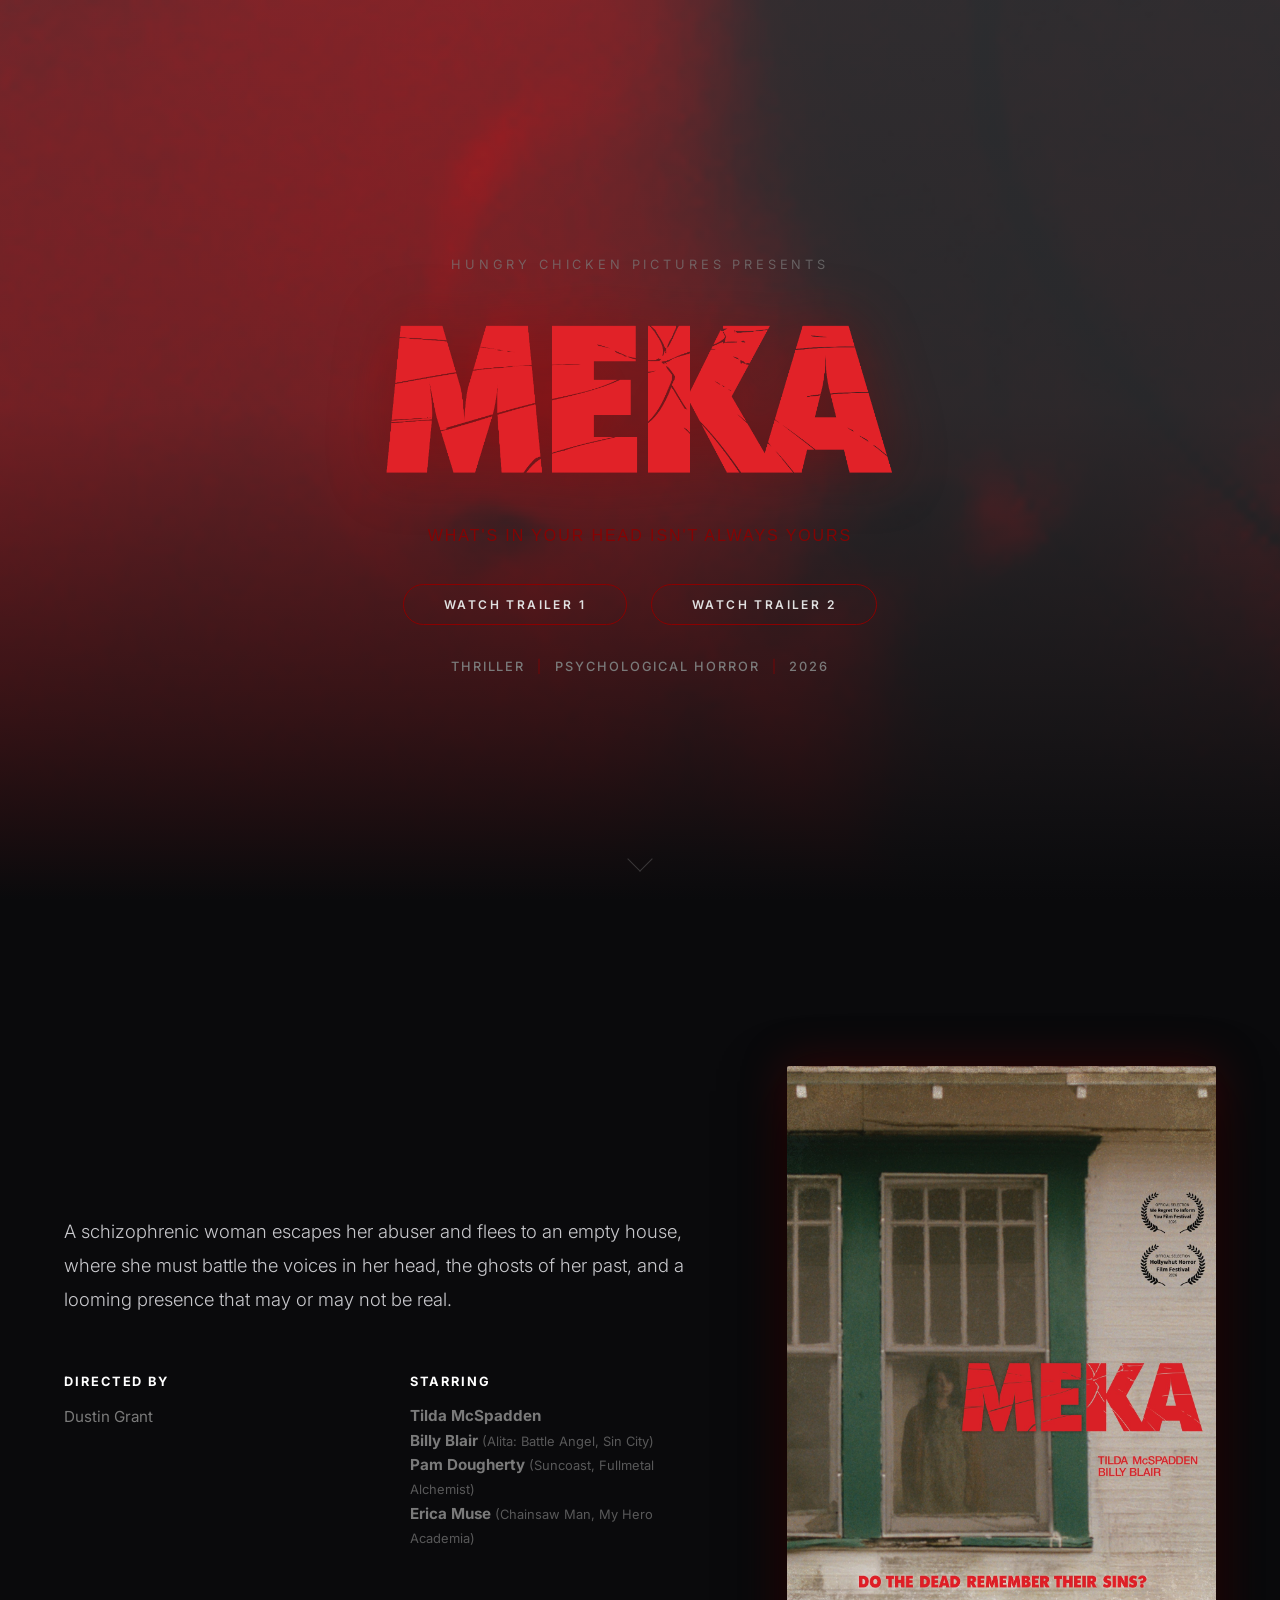
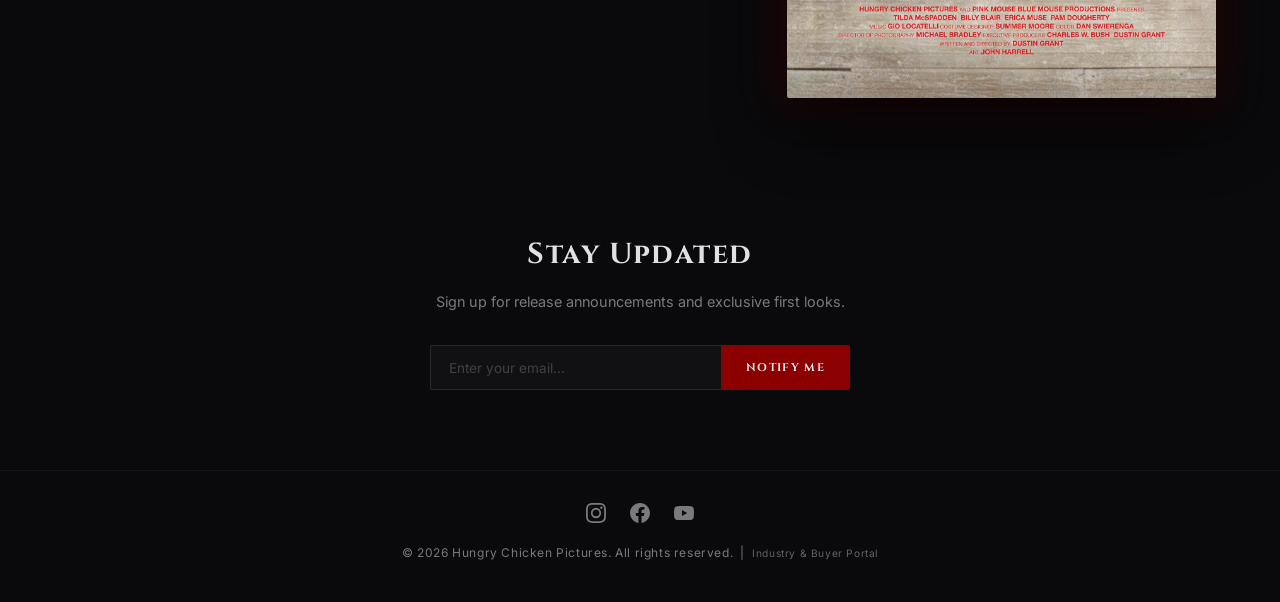
<file: index.html>
<!DOCTYPE html>
<html lang="en">
<head>
    <meta charset="UTF-8">
    <meta name="viewport" content="width=device-width, initial-scale=1.0">
    <title>MEKA — A Psychological Horror Film</title>
    <meta name="description" content="A schizophrenic woman escapes her abuser and flees to an empty house, where she must battle the voices in her head, the ghosts of her past, and a looming presence that may or may not be real.">
    <meta property="og:title" content="MEKA — A Psychological Horror Film">
    <meta property="og:description" content="A schizophrenic woman escapes her abuser and flees to an empty house, where she must battle the voices in her head and a looming presence that may or may not be real.">
    <meta property="og:image" content="assets/poster.jpg">
    <meta property="og:type" content="website">
    <meta name="twitter:card" content="summary_large_image">
    
    <!-- Google Fonts -->
    <link rel="preconnect" href="https://fonts.googleapis.com">
    <link rel="preconnect" href="https://fonts.gstatic.com" crossorigin>
    <link href="https://fonts.googleapis.com/css2?family=Cinzel:wght@400;700;900&family=Inter:wght@300;400;500;600&display=swap" rel="stylesheet">
    
    <!-- Custom CSS -->
    <link rel="stylesheet" href="css/styles.css">
</head>
<body>
    
    <main>
        <!-- Hero Section -->
        <section class="hero" id="hero">
            <div class="hero-video-bg">
                <iframe 
                    id="bg-video"
                    src="https://www.youtube.com/embed/63HkKOAqlyQ?enablejsapi=1&autoplay=1&mute=1&controls=0&showinfo=0&rel=0&iv_load_policy=3&modestbranding=1&cc_load_policy=0" 
                    frameborder="0" 
                    allow="autoplay; encrypted-media" 
                    allowfullscreen
                ></iframe>
            </div>
            <div class="hero-overlay"></div>
            <div class="hero-content fade-in-up">
                <p class="presents">Hungry Chicken Pictures presents</p>
                <img src="assets/title-treatment.png?v=2" alt="MEKA" class="title-treatment">
                <p class="tagline">What's in your head isn't always yours</p>
                <div class="hero-cta">
                    <button class="btn-trailer" id="trailerBtn1">
                        Watch Trailer 1
                    </button>
                    <button class="btn-trailer" id="trailerBtn2">
                        Watch Trailer 2
                    </button>
                </div>
                <div class="hero-meta">
                    <span>Thriller</span>
                    <span class="meta-divider">|</span>
                    <span>Psychological Horror</span>
                    <span class="meta-divider">|</span>
                    <span>2026</span>
                </div>
            </div>
            <div class="scroll-indicator">
                <span></span>
            </div>
        </section>

        <!-- Fullscreen Split Poster & Details Section -->
        <section class="split-slide-section" id="details-slide">
            <div class="split-slide-container reveal">
                <!-- Left: Synopsis & Credits Data -->
                <div class="split-slide-data">
                    <div class="data-story">
                        <p class="story-synopsis">
                            A schizophrenic woman escapes her abuser and flees to an empty house, where she must battle the voices in her head, the ghosts of her past, and a looming presence that may or may not be real.
                        </p>
                    </div>
                    <div class="data-credits">
                        <div class="credit-block">
                            <h4 class="credit-title">Directed by</h4>
                            <p class="credit-names">Dustin Grant</p>
                        </div>
                        <div class="credit-block">
                            <h4 class="credit-title">Starring</h4>
                            <p class="credit-names" style="line-height: 1.6;">
                                <strong>Tilda McSpadden</strong><br>
                                <strong>Billy Blair</strong> <span style="font-size: 0.85em; opacity: 0.7;">(Alita: Battle Angel, Sin City)</span><br>
                                <strong>Pam Dougherty</strong> <span style="font-size: 0.85em; opacity: 0.7;">(Suncoast, Fullmetal Alchemist)</span><br>
                                <strong>Erica Muse</strong> <span style="font-size: 0.85em; opacity: 0.7;">(Chainsaw Man, My Hero Academia)</span>
                            </p>
                        </div>
                    </div>
                </div>

                <!-- Right: Poster Asset -->
                <div class="split-slide-poster">
                    <img src="assets/poster.jpg?v=4" alt="MEKA Movie Poster - Official Selection" class="poster-image-split" loading="lazy">
                </div>
            </div>
        </section>
        
        <!-- Subscribe Section -->
        <section class="subscribe" id="subscribe">
            <div class="subscribe-container reveal">
                <h2>Stay Updated</h2>
                <p>Sign up for release announcements and exclusive first looks.</p>
                <form class="subscribe-form" id="subscribeForm">
                    <input type="email" id="emailInput" placeholder="Enter your email..." required>
                    <button type="submit">Notify Me</button>
                </form>
                <p class="success-msg" id="successMsg">You're on the list. We'll be in touch.</p>
            </div>
        </section>
    </main>

    <footer>
        <div class="footer-socials">
            <a href="https://www.instagram.com/mekaofficialmovie?utm_source=qr" target="_blank" rel="noopener" aria-label="Instagram">
                <svg viewBox="0 0 24 24" fill="currentColor" width="20" height="20"><path d="M12 2.163c3.204 0 3.584.012 4.85.07 3.252.148 4.771 1.691 4.919 4.919.058 1.265.069 1.645.069 4.849 0 3.205-.012 3.584-.069 4.849-.149 3.225-1.664 4.771-4.919 4.919-1.266.058-1.644.07-4.85.07-3.204 0-3.584-.012-4.849-.07-3.26-.149-4.771-1.699-4.919-4.92-.058-1.265-.07-1.644-.07-4.849 0-3.204.013-3.583.07-4.849.149-3.227 1.664-4.771 4.919-4.919 1.266-.057 1.645-.069 4.849-.069zM12 0C8.741 0 8.333.014 7.053.072 2.695.272.273 2.69.073 7.052.014 8.333 0 8.741 0 12c0 3.259.014 3.668.072 4.948.2 4.358 2.618 6.78 6.98 6.98C8.333 23.986 8.741 24 12 24c3.259 0 3.668-.014 4.948-.072 4.354-.2 6.782-2.618 6.979-6.98.059-1.28.073-1.689.073-4.948 0-3.259-.014-3.667-.072-4.947-.196-4.354-2.617-6.78-6.979-6.98C15.668.014 15.259 0 12 0zm0 5.838a6.162 6.162 0 100 12.324 6.162 6.162 0 000-12.324zM12 16a4 4 0 110-8 4 4 0 010 8zm6.406-11.845a1.44 1.44 0 100 2.881 1.44 1.44 0 000-2.881z"/></svg>
            </a>
            <a href="https://www.facebook.com/people/MEKA-Official-Movie/61591531212427/?mibextid=wwXIfr&rdid=2gxIzMBJIU5GJ3uj&share_url=https%3A%2F%2Fwww.facebook.com%2Fshare%2F1bv1P7qJ4z%2F%3Fmibextid%3DwwXIfr" target="_blank" rel="noopener" aria-label="Facebook">
                <svg viewBox="0 0 24 24" fill="currentColor" width="20" height="20"><path d="M24 12.073c0-6.627-5.373-12-12-12s-12 5.373-12 12c0 5.99 4.388 10.954 10.125 11.854v-8.385H7.078v-3.47h3.047V9.43c0-3.007 1.792-4.669 4.533-4.669 1.312 0 2.686.235 2.686.235v2.953H15.83c-1.491 0-1.956.925-1.956 1.874v2.25h3.328l-.532 3.47h-2.796v8.385C19.612 23.027 24 18.062 24 12.073z"/></svg>
            </a>
            <a href="https://youtu.be/63HkKOAqlyQ?si=Aku9dg5zl_aK6a3C" target="_blank" rel="noopener" aria-label="YouTube">
                <svg viewBox="0 0 24 24" fill="currentColor" width="20" height="20"><path d="M23.498 6.186a3.016 3.016 0 00-2.122-2.136C19.505 3.545 12 3.545 12 3.545s-7.505 0-9.377.505A3.017 3.017 0 00.502 6.186C0 8.07 0 12 0 12s0 3.93.502 5.814a3.016 3.016 0 002.122 2.136c1.871.505 9.376.505 9.376.505s7.505 0 9.377-.505a3.015 3.015 0 002.122-2.136C24 15.93 24 12 24 12s0-3.93-.502-5.814zM9.545 15.568V8.432L15.818 12l-6.273 3.568z"/></svg>
            </a>
        </div>
        <p>&copy; 2026 Hungry Chicken Pictures. All rights reserved. &nbsp;|&nbsp; <a href="screening.html" style="color: var(--color-text-muted); text-decoration: none; font-size: 0.85em; transition: color 0.3s; opacity: 0.8;" onmouseover="this.style.color='#ff9999'" onmouseout="this.style.color='var(--color-text-muted)'">Industry & Buyer Portal</a></p>
    </footer>

    <!-- Trailer Modal -->
    <div class="trailer-modal" id="trailerModal">
        <div class="trailer-modal-overlay" id="trailerModalOverlay"></div>
        <div class="trailer-modal-content">
            <button class="trailer-modal-close" id="trailerModalClose" aria-label="Close trailer">&times;</button>
            <div class="trailer-modal-wrapper">
                <iframe 
                    id="trailerModalIframe"
                    src="" 
                    title="MEKA — Official Trailer" 
                    frameborder="0" 
                    allow="accelerometer; autoplay; clipboard-write; encrypted-media; gyroscope; picture-in-picture; web-share" 
                    allowfullscreen
                ></iframe>
            </div>
        </div>
    </div>

    <!-- Custom JS -->
    <script src="js/main.js"></script>
</body>
</html>
</file>
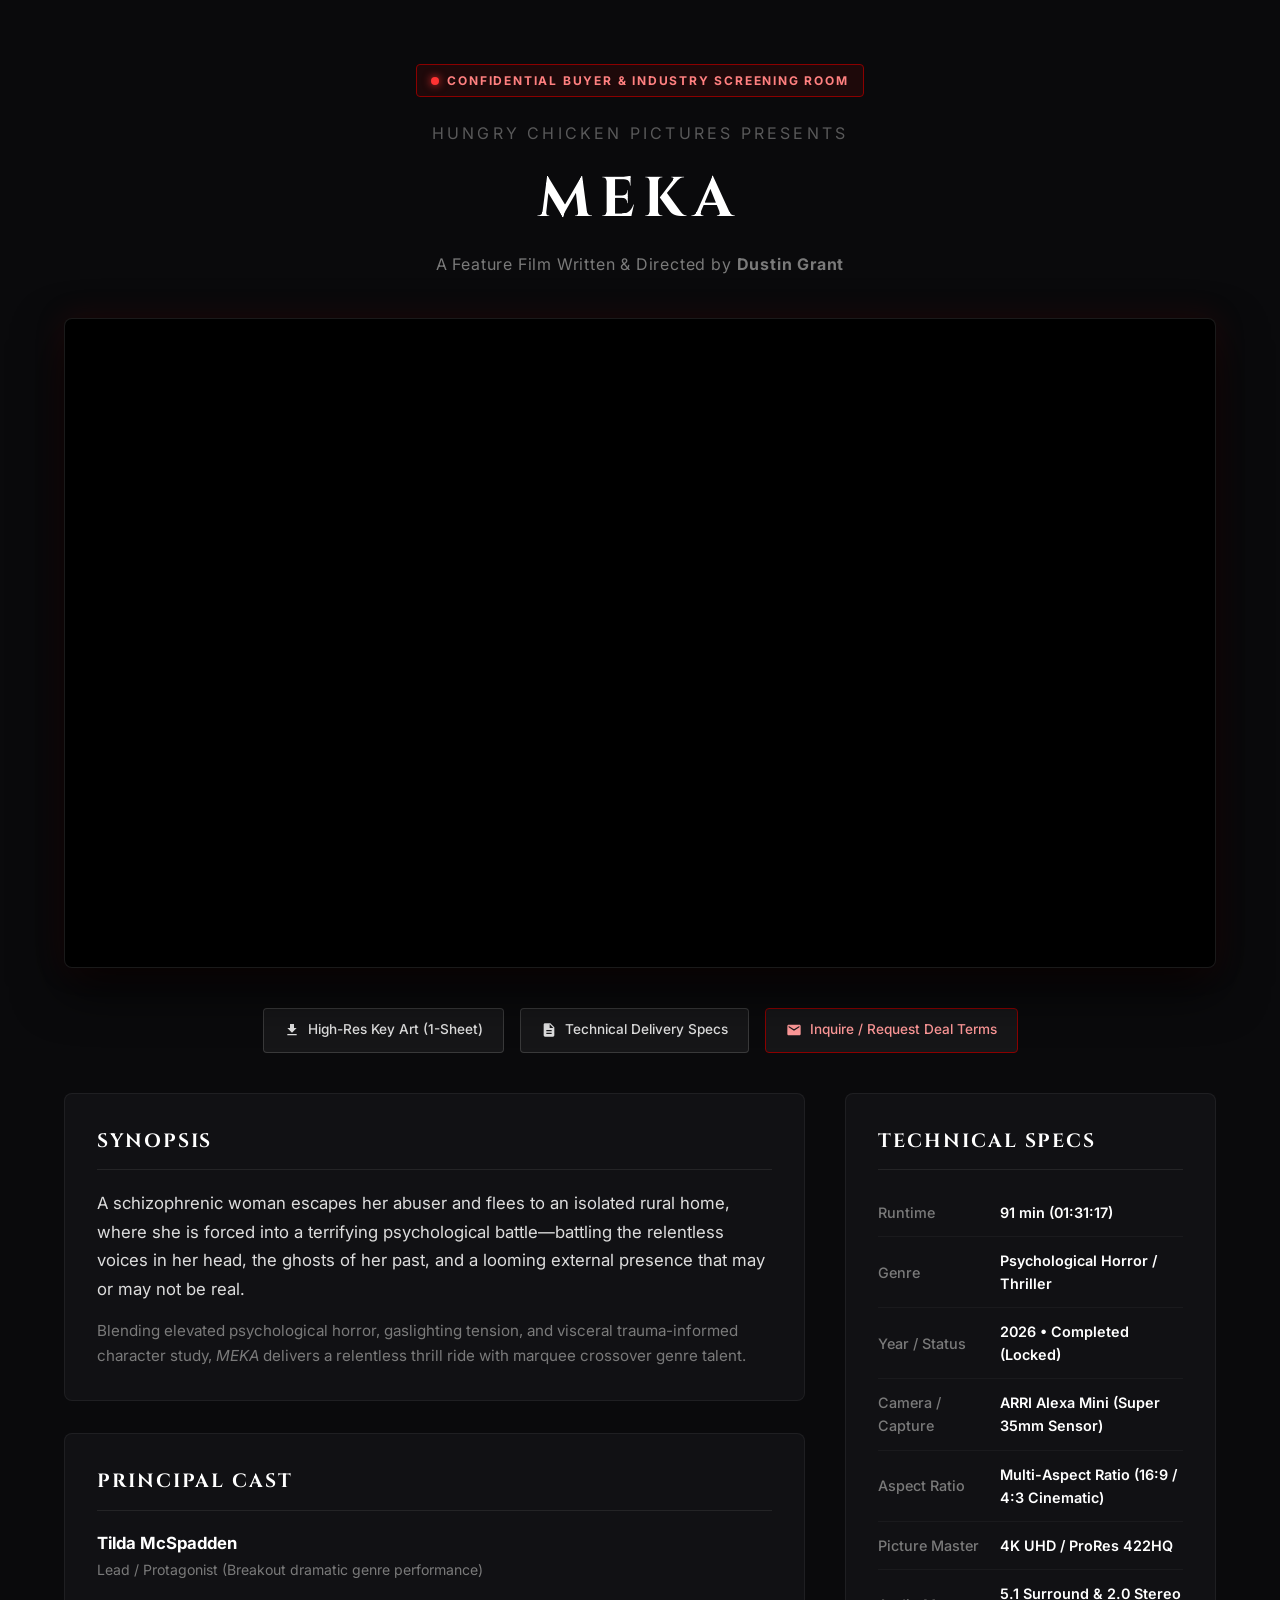
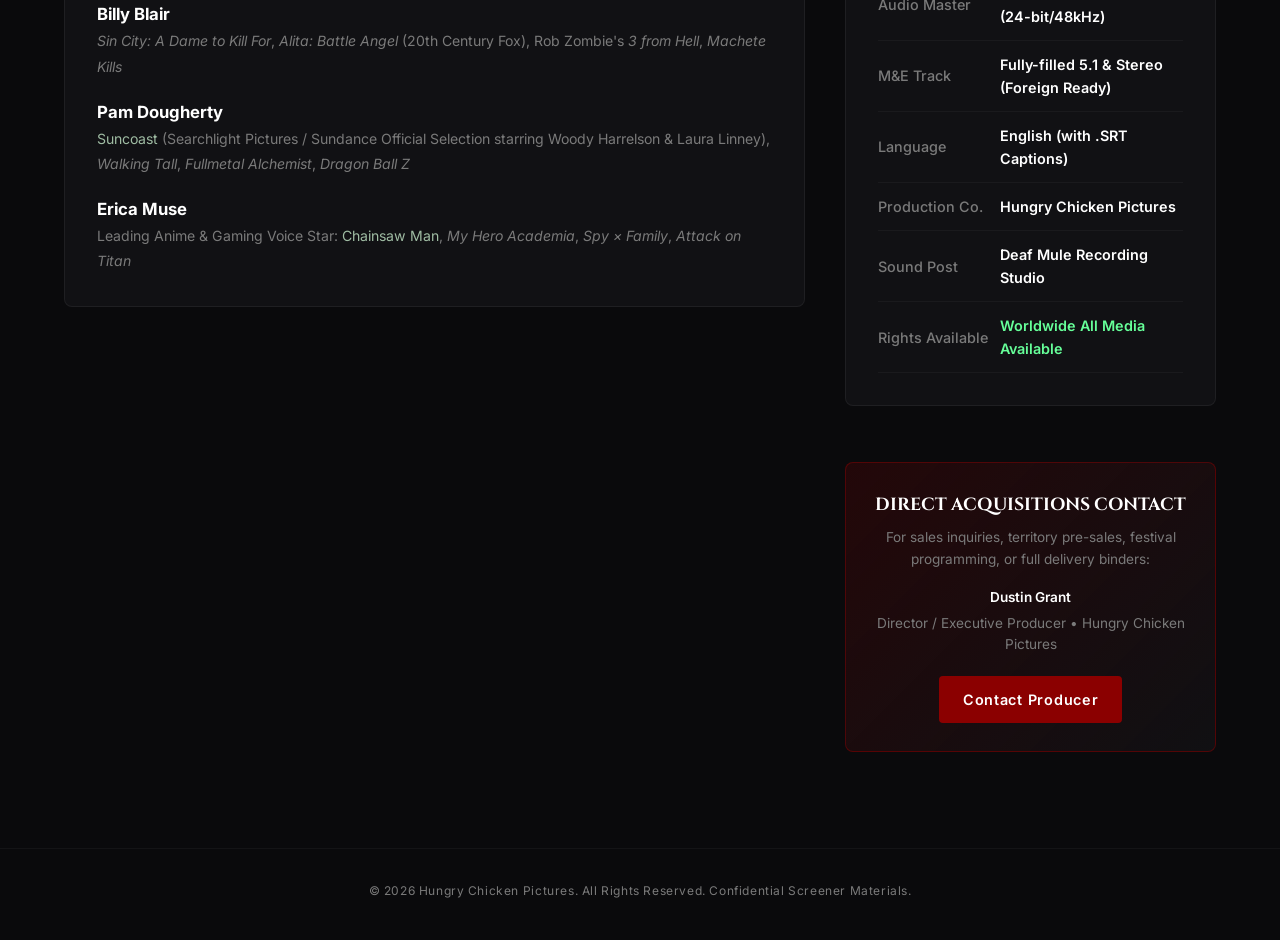
<file: screening.html>
<!DOCTYPE html>
<html lang="en">
<head>
    <meta charset="UTF-8">
    <meta name="viewport" content="width=device-width, initial-scale=1.0">
    <title>MEKA — Confidential Industry & Buyer Screening</title>
    <meta name="robots" content="noindex, nofollow, noarchive">
    
    <!-- Google Fonts -->
    <link rel="preconnect" href="https://fonts.googleapis.com">
    <link rel="preconnect" href="https://fonts.gstatic.com" crossorigin>
    <link href="https://fonts.googleapis.com/css2?family=Cinzel:wght@400;700;900&family=Inter:wght@300;400;500;600;700&display=swap" rel="stylesheet">
    
    <!-- Custom CSS -->
    <link rel="stylesheet" href="css/styles.css">
    <style>
        .screening-hero {
            padding: 4rem 1.5rem 2rem;
            max-width: 1200px;
            margin: 0 auto;
        }

        .confidential-badge {
            display: inline-flex;
            align-items: center;
            gap: 8px;
            padding: 6px 14px;
            background: rgba(139, 0, 0, 0.15);
            border: 1px solid var(--color-crimson);
            border-radius: 4px;
            color: #ff8080;
            font-size: 0.75rem;
            font-weight: 700;
            letter-spacing: 0.15em;
            text-transform: uppercase;
            margin-bottom: 1.5rem;
        }

        .confidential-dot {
            width: 8px;
            height: 8px;
            background: #ff3333;
            border-radius: 50%;
            box-shadow: 0 0 8px #ff3333;
            animation: pulse 2s infinite;
        }

        @keyframes pulse {
            0%, 100% { opacity: 1; }
            50% { opacity: 0.4; }
        }

        .screening-title-wrap {
            text-align: center;
            margin-bottom: 2.5rem;
        }

        .screening-title-wrap h1 {
            font-size: clamp(2rem, 5vw, 3.5rem);
            letter-spacing: 0.15em;
            color: #fff;
            margin-bottom: 0.5rem;
        }

        .screening-title-wrap p {
            color: var(--color-text-muted);
            font-size: 1rem;
            letter-spacing: 0.05em;
        }

        .player-container {
            background: #000;
            border: 1px solid rgba(255, 255, 255, 0.1);
            border-radius: 8px;
            overflow: hidden;
            box-shadow: 0 20px 50px rgba(0, 0, 0, 0.8), 0 0 30px rgba(139, 0, 0, 0.2);
            position: relative;
            padding-bottom: 56.25%; /* 16:9 Aspect Ratio */
            height: 0;
            margin-bottom: 2.5rem;
        }

        .player-container iframe {
            position: absolute;
            top: 0;
            left: 0;
            width: 100%;
            height: 100%;
            border: none;
        }

        .screening-grid {
            display: grid;
            grid-template-columns: 2fr 1fr;
            gap: 2.5rem;
            margin-bottom: 4rem;
        }

        @media (max-width: 900px) {
            .screening-grid {
                grid-template-columns: 1fr;
            }
        }

        .card-dark {
            background: var(--color-bg-elevated);
            border: 1px solid rgba(255, 255, 255, 0.06);
            border-radius: 8px;
            padding: 2rem;
        }

        .card-dark h3 {
            color: #fff;
            font-size: 1.2rem;
            letter-spacing: 0.1em;
            margin-bottom: 1.2rem;
            display: flex;
            align-items: center;
            gap: 10px;
            border-bottom: 1px solid rgba(255, 255, 255, 0.08);
            padding-bottom: 0.8rem;
        }

        .cast-list {
            display: flex;
            flex-direction: column;
            gap: 1.2rem;
        }

        .cast-item strong {
            color: #fff;
            font-size: 1.05rem;
            display: block;
        }

        .cast-item span {
            color: var(--color-text-muted);
            font-size: 0.88rem;
            line-height: 1.4;
        }

        .cast-item .highlight {
            color: var(--color-sickly-green);
        }

        .specs-table {
            width: 100%;
            border-collapse: collapse;
            font-size: 0.9rem;
        }

        .specs-table tr {
            border-bottom: 1px solid rgba(255, 255, 255, 0.04);
        }

        .specs-table td {
            padding: 0.75rem 0;
        }

        .specs-table td:first-child {
            color: var(--color-text-muted);
            font-weight: 500;
            width: 40%;
        }

        .specs-table td:last-child {
            color: #fff;
            font-weight: 600;
        }

        .contact-box {
            background: linear-gradient(135deg, rgba(139, 0, 0, 0.2) 0%, rgba(17, 17, 20, 0.9) 100%);
            border: 1px solid rgba(139, 0, 0, 0.5);
            border-radius: 8px;
            padding: 1.75rem;
            text-align: center;
            margin-top: 1.5rem;
        }

        .contact-box h4 {
            font-family: var(--font-heading);
            color: #fff;
            margin-bottom: 0.5rem;
            font-size: 1.1rem;
        }

        .contact-box p {
            color: var(--color-text-muted);
            font-size: 0.85rem;
            margin-bottom: 1rem;
        }

        .btn-contact {
            display: inline-block;
            background: var(--color-crimson);
            color: #fff;
            padding: 0.75rem 1.5rem;
            border-radius: 4px;
            text-decoration: none;
            font-weight: 600;
            font-size: 0.9rem;
            letter-spacing: 0.05em;
            transition: background 0.3s, transform 0.2s;
        }

        .btn-contact:hover {
            background: var(--color-crimson-hover);
            transform: translateY(-2px);
        }

        .downloads-bar {
            display: flex;
            flex-wrap: wrap;
            gap: 1rem;
            margin-bottom: 2.5rem;
            justify-content: center;
        }

        .btn-download {
            display: inline-flex;
            align-items: center;
            gap: 8px;
            background: rgba(255, 255, 255, 0.05);
            border: 1px solid rgba(255, 255, 255, 0.15);
            color: var(--color-text);
            padding: 0.65rem 1.25rem;
            border-radius: 4px;
            text-decoration: none;
            font-size: 0.85rem;
            font-weight: 500;
            transition: all 0.3s;
        }

        .btn-download:hover {
            background: rgba(255, 255, 255, 0.1);
            border-color: #fff;
            color: #fff;
        }
    </style>
</head>
<body>

    <main class="screening-hero">
        <div style="text-align: center;">
            <div class="confidential-badge">
                <span class="confidential-dot"></span>
                Confidential Buyer & Industry Screening Room
            </div>
        </div>

        <div class="screening-title-wrap">
            <p class="presents" style="margin-bottom: 0.5rem; letter-spacing: 0.2em;">HUNGRY CHICKEN PICTURES PRESENTS</p>
            <h1>MEKA</h1>
            <p>A Feature Film Written & Directed by <strong>Dustin Grant</strong></p>
        </div>

        <!-- Embedded Vimeo Business Player -->
        <div class="player-container">
            <iframe 
                src="https://player.vimeo.com/video/1225072331?badge=0&autopause=0&player_id=0&app_id=58479" 
                frameborder="0" 
                allow="autoplay; fullscreen; picture-in-picture; clipboard-write" 
                title="MEKA - Full Feature Screener"
                id="screenerIframe"
            ></iframe>
        </div>

        <!-- Downloads / Quick Access Bar -->
        <div class="downloads-bar">
            <a href="assets/poster.jpg" target="_blank" class="btn-download">
                <svg width="16" height="16" fill="currentColor" viewBox="0 0 24 24"><path d="M19 9h-4V3H9v6H5l7 7 7-7zM5 18v2h14v-2H5z"/></svg>
                High-Res Key Art (1-Sheet)
            </a>
            <a href="#specs" class="btn-download">
                <svg width="16" height="16" fill="currentColor" viewBox="0 0 24 24"><path d="M14 2H6c-1.1 0-1.99.9-1.99 2L4 20c0 1.1.89 2 1.99 2H18c1.1 0 2-.9 2-2V8l-6-6zm2 16H8v-2h8v2zm0-4H8v-2h8v2zm-3-5V3.5L18.5 9H13z"/></svg>
                Technical Delivery Specs
            </a>
            <a href="mailto:dustin@pmbmp.com?subject=MEKA%20Acquisitions%20Inquiry" class="btn-download" style="border-color: var(--color-crimson); color: #ff9999;">
                <svg width="16" height="16" fill="currentColor" viewBox="0 0 24 24"><path d="M20 4H4c-1.1 0-1.99.9-1.99 2L2 18c0 1.1.9 2 2 2h16c1.1 0 2-.9 2-2V6c0-1.1-.9-2-2-2zm0 4l-8 5-8-5V6l8 5 8-5v2z"/></svg>
                Inquire / Request Deal Terms
            </a>
        </div>

        <!-- Main Info Grid -->
        <div class="screening-grid">
            <!-- Left Column: Synopsis & Cast -->
            <div style="display: flex; flex-direction: column; gap: 2rem;">
                <div class="card-dark">
                    <h3>SYNOPSIS</h3>
                    <p style="font-size: 1.05rem; line-height: 1.7; color: #ddd; margin-bottom: 1rem;">
                        A schizophrenic woman escapes her abuser and flees to an isolated rural home, where she is forced into a terrifying psychological battle—battling the relentless voices in her head, the ghosts of her past, and a looming external presence that may or may not be real.
                    </p>
                    <p style="color: var(--color-text-muted); font-size: 0.95rem;">
                        Blending elevated psychological horror, gaslighting tension, and visceral trauma-informed character study, <em>MEKA</em> delivers a relentless thrill ride with marquee crossover genre talent.
                    </p>
                </div>

                <div class="card-dark">
                    <h3>PRINCIPAL CAST</h3>
                    <div class="cast-list">
                        <div class="cast-item">
                            <strong>Tilda McSpadden</strong>
                            <span>Lead / Protagonist (Breakout dramatic genre performance)</span>
                        </div>
                        <div class="cast-item">
                            <strong>Billy Blair</strong>
                            <span><em>Sin City: A Dame to Kill For</em>, <em>Alita: Battle Angel</em> (20th Century Fox), Rob Zombie's <em>3 from Hell</em>, <em>Machete Kills</em></span>
                        </div>
                        <div class="cast-item">
                            <strong>Pam Dougherty</strong>
                            <span><span class="highlight">Suncoast</span> (Searchlight Pictures / Sundance Official Selection starring Woody Harrelson & Laura Linney), <em>Walking Tall</em>, <em>Fullmetal Alchemist</em>, <em>Dragon Ball Z</em></span>
                        </div>
                        <div class="cast-item">
                            <strong>Erica Muse</strong>
                            <span>Leading Anime & Gaming Voice Star: <span class="highlight">Chainsaw Man</span>, <em>My Hero Academia</em>, <em>Spy × Family</em>, <em>Attack on Titan</em></span>
                        </div>
                    </div>
                </div>
            </div>

            <!-- Right Column: Tech Specs & Direct Contact -->
            <div style="display: flex; flex-direction: column; gap: 2rem;">
                <div class="card-dark" id="specs">
                    <h3>TECHNICAL SPECS</h3>
                    <table class="specs-table">
                        <tr>
                            <td>Runtime</td>
                            <td>91 min (01:31:17)</td>
                        </tr>
                        <tr>
                            <td>Genre</td>
                            <td>Psychological Horror / Thriller</td>
                        </tr>
                        <tr>
                            <td>Year / Status</td>
                            <td>2026 • Completed (Locked)</td>
                        </tr>
                        <tr>
                            <td>Camera / Capture</td>
                            <td>ARRI Alexa Mini (Super 35mm Sensor)</td>
                        </tr>
                        <tr>
                            <td>Aspect Ratio</td>
                            <td>Multi-Aspect Ratio (16:9 / 4:3 Cinematic)</td>
                        </tr>
                        <tr>
                            <td>Picture Master</td>
                            <td>4K UHD / ProRes 422HQ</td>
                        </tr>
                        <tr>
                            <td>Audio Master</td>
                            <td>5.1 Surround & 2.0 Stereo (24-bit/48kHz)</td>
                        </tr>
                        <tr>
                            <td>M&E Track</td>
                            <td>Fully-filled 5.1 & Stereo (Foreign Ready)</td>
                        </tr>
                        <tr>
                            <td>Language</td>
                            <td>English (with .SRT Captions)</td>
                        </tr>
                        <tr>
                            <td>Production Co.</td>
                            <td>Hungry Chicken Pictures</td>
                        </tr>
                        <tr>
                            <td>Sound Post</td>
                            <td>Deaf Mule Recording Studio</td>
                        </tr>
                        <tr>
                            <td>Rights Available</td>
                            <td><span style="color: #66ff99;">Worldwide All Media Available</span></td>
                        </tr>
                    </table>
                </div>

                <div class="contact-box">
                    <h4>DIRECT ACQUISITIONS CONTACT</h4>
                    <p>For sales inquiries, territory pre-sales, festival programming, or full delivery binders:</p>
                    <p style="color: #fff; font-weight: 600; margin-bottom: 0.25rem;">Dustin Grant</p>
                    <p style="color: var(--color-text-muted); font-size: 0.85rem; margin-bottom: 1.25rem;">Director / Executive Producer • Hungry Chicken Pictures</p>
                    <a href="mailto:dustin@pmbmp.com?subject=MEKA%20Acquisitions%20Inquiry" class="btn-contact">Contact Producer</a>
                </div>
            </div>
        </div>
    </main>

    <footer>
        <p>&copy; 2026 Hungry Chicken Pictures. All Rights Reserved. Confidential Screener Materials.</p>
    </footer>

</body>
</html>
</file>
<file: css/styles.css>
/* --- Design Tokens --- */
:root {
    --color-bg: #0a0a0c;
    --color-bg-elevated: #111114;
    --color-text: #e0e0e0;
    --color-text-muted: #7a7a7a;
    --color-crimson: #8b0000;
    --color-crimson-glow: rgba(139, 0, 0, 0.4);
    --color-crimson-hover: #a50000;
    --color-sickly-green: #9fbca3;
    
    --font-heading: 'Cinzel', serif;
    --font-body: 'Inter', sans-serif;
}

/* --- Global Styles --- */
* {
    margin: 0;
    padding: 0;
    box-sizing: border-box;
}

html {
    scroll-behavior: smooth;
}

body {
    font-family: var(--font-body);
    background-color: var(--color-bg);
    color: var(--color-text);
    line-height: 1.6;
    overflow-x: hidden;
}

h1, h2, h3 {
    font-family: var(--font-heading);
    font-weight: 700;
}

/* --- Hamburger Nav --- */
.nav {
    position: fixed;
    top: 0;
    left: 0;
    width: 100%;
    z-index: 100;
    padding: 1.5rem;
}

.nav-toggle {
    background: none;
    border: none;
    cursor: pointer;
    display: flex;
    flex-direction: column;
    gap: 5px;
    padding: 8px;
    z-index: 101;
    position: relative;
}

.nav-bar {
    display: block;
    width: 24px;
    height: 2px;
    background: var(--color-text);
    transition: all 0.3s ease;
}

.nav-toggle:hover .nav-bar {
    background: var(--color-crimson);
}

.nav-overlay {
    position: fixed;
    top: 0;
    left: 0;
    width: 100%;
    height: 100%;
    background: rgba(10, 10, 12, 0.97);
    display: flex;
    flex-direction: column;
    align-items: center;
    justify-content: center;
    opacity: 0;
    visibility: hidden;
    transition: all 0.4s cubic-bezier(0.25, 0.46, 0.45, 0.94);
    z-index: 200;
}

.nav-overlay.active {
    opacity: 1;
    visibility: visible;
}

.nav-close {
    position: absolute;
    top: 1.5rem;
    right: 1.5rem;
    background: none;
    border: none;
    color: var(--color-text);
    font-size: 2rem;
    cursor: pointer;
    padding: 0.5rem;
    transition: color 0.3s;
    line-height: 1;
}

.nav-close:hover {
    color: var(--color-crimson);
}

.nav-links {
    display: flex;
    flex-direction: column;
    align-items: center;
    gap: 2rem;
}

.nav-link {
    font-family: var(--font-heading);
    font-size: 2rem;
    font-weight: 700;
    color: var(--color-text);
    text-decoration: none;
    letter-spacing: 0.15em;
    text-transform: uppercase;
    transition: color 0.3s, text-shadow 0.3s;
}

.nav-link:hover {
    color: var(--color-crimson);
    text-shadow: 0 0 20px var(--color-crimson-glow);
}

.nav-socials {
    display: flex;
    gap: 1.5rem;
    margin-top: 3rem;
    padding-top: 2rem;
    border-top: 1px solid rgba(255, 255, 255, 0.06);
}

.nav-socials a {
    color: var(--color-text-muted);
    transition: color 0.3s;
}

.nav-socials a:hover {
    color: var(--color-text);
}

/* --- Hero Section --- */
.hero {
    position: relative;
    min-height: 100vh;
    display: flex;
    align-items: center;
    justify-content: center;
    overflow: hidden;
    padding: 7rem 2rem 5rem;
}

.hero-video-bg {
    position: absolute;
    top: 0;
    left: 0;
    width: 100%;
    height: 100%;
    overflow: hidden;
    z-index: 1;
    background-image: url('../assets/poster-hero.jpg');
    background-size: cover;
    background-position: center 20%;
    background-repeat: no-repeat;
}

.hero-video-bg iframe {
    position: absolute;
    top: 50%;
    left: 50%;
    width: 100vw;
    height: 56.25vw; /* 16:9 */
    min-height: 100vh;
    min-width: 177.77vh; /* 16:9 */
    transform: translate(-50%, -50%) scale(1.3); /* scale up to push captions out of the visible viewport boundary */
    pointer-events: none;
    opacity: 0; /* invisible while loading/buffering */
    filter: saturate(0.9) contrast(1.05);
    transition: opacity 0.8s ease; /* smooth fade-in once playing starts */
}

.hero-video-bg.loaded iframe {
    opacity: 0.85; /* brighter baseline */
}

.hero-overlay {
    position: absolute;
    top: 0;
    left: 0;
    width: 100%;
    height: 100%;
    background: linear-gradient(
        to bottom, 
        rgba(10, 10, 12, 0.25) 0%, 
        rgba(10, 10, 12, 0.35) 45%, 
        rgba(10, 10, 12, 0.75) 80%, 
        var(--color-bg) 100%
    );
    z-index: 2;
}

.hero-content {
    position: relative;
    z-index: 3;
    text-align: center;
    max-width: 800px;
    padding: 2rem;
}

.presents {
    font-family: var(--font-body);
    font-size: 0.8rem;
    font-weight: 400;
    letter-spacing: 0.3em;
    text-transform: uppercase;
    color: var(--color-text-muted);
    margin-bottom: 1.5rem;
    opacity: 0.7;
}

/* Title Treatment Image */
.title-treatment {
    max-width: 550px;
    width: 100%;
    height: auto;
    margin-bottom: 1rem;
    filter: drop-shadow(0 0 30px var(--color-crimson-glow));
}

.tagline {
    font-family: "Helvetica Neue", Helvetica, Arial, sans-serif;
    font-size: 1rem;
    font-weight: 500;
    color: var(--color-crimson);
    letter-spacing: 0.12em;
    margin-bottom: 2.2rem;
    font-style: normal;
    text-transform: uppercase; /* uppercase matches Helvetica design cleanly */
    opacity: 0.9;
}

/* Trailer Button */
.hero-cta {
    margin-bottom: 2rem;
    display: flex;
    justify-content: center;
    gap: 1.5rem;
    flex-wrap: wrap;
}

.btn-trailer {
    display: inline-flex;
    align-items: center;
    justify-content: center;
    gap: 0.6rem;
    padding: 0.75rem 2.5rem;
    background: transparent;
    border: 1px solid var(--color-crimson);
    color: var(--color-text);
    font-family: var(--font-body); /* use body font for cleaner minimal look */
    font-size: 0.75rem;
    font-weight: 600;
    letter-spacing: 0.2em;
    text-transform: uppercase;
    cursor: pointer;
    border-radius: 30px; /* pill shape like Longlegs */
    transition: all 0.3s cubic-bezier(0.25, 0.46, 0.45, 0.94);
}

.btn-trailer:hover {
    background: var(--color-crimson);
    border-color: var(--color-crimson);
    color: #fff;
    box-shadow: 0 0 25px var(--color-crimson-glow);
}

.btn-trailer svg {
    opacity: 0.7;
}

.hero-meta {
    display: flex;
    align-items: center;
    justify-content: center;
    gap: 0.75rem;
    font-size: 0.8rem;
    font-weight: 500;
    letter-spacing: 0.15em;
    text-transform: uppercase;
    color: var(--color-text-muted);
}

.meta-divider {
    color: var(--color-crimson);
    font-weight: 300;
}

/* Scroll Indicator */
.scroll-indicator {
    position: absolute;
    bottom: 2rem;
    left: 50%;
    transform: translateX(-50%);
    z-index: 3;
}

.scroll-indicator span {
    display: block;
    width: 18px;
    height: 18px;
    border-right: 1.5px solid var(--color-text-muted);
    border-bottom: 1.5px solid var(--color-text-muted);
    transform: rotate(45deg);
    animation: scrollBounce 2.5s infinite;
    opacity: 0.4;
}

@keyframes scrollBounce {
    0%, 100% { transform: rotate(45deg) translateY(0); opacity: 0.2; }
    50% { transform: rotate(45deg) translateY(10px); opacity: 0.6; }
}



/* --- Trailer Modal --- */
.trailer-modal {
    position: fixed;
    top: 0;
    left: 0;
    width: 100%;
    height: 100%;
    z-index: 1000;
    display: flex;
    align-items: center;
    justify-content: center;
    opacity: 0;
    visibility: hidden;
    transition: opacity 0.4s ease, visibility 0.4s ease;
}

.trailer-modal.active {
    opacity: 1;
    visibility: visible;
}

.trailer-modal-overlay {
    position: absolute;
    top: 0;
    left: 0;
    width: 100%;
    height: 100%;
    background: rgba(0, 0, 0, 0.92);
    backdrop-filter: blur(8px);
    -webkit-backdrop-filter: blur(8px);
}

.trailer-modal-content {
    position: relative;
    width: 90%;
    max-width: 1000px;
    z-index: 1001;
    transform: scale(0.9);
    transition: transform 0.4s cubic-bezier(0.25, 0.46, 0.45, 0.94);
}

.trailer-modal.active .trailer-modal-content {
    transform: scale(1);
}

.trailer-modal-close {
    position: absolute;
    top: -3rem;
    right: 0;
    background: none;
    border: none;
    color: var(--color-text-muted);
    font-size: 2rem;
    cursor: pointer;
    padding: 0.5rem;
    transition: color 0.3s;
    line-height: 1;
    z-index: 1002;
}

.trailer-modal-close:hover {
    color: var(--color-text);
}

.trailer-modal-wrapper {
    position: relative;
    padding-bottom: 56.25%;
    height: 0;
    overflow: hidden;
    border-radius: 4px;
    box-shadow: 0 0 60px var(--color-crimson-glow);
}

.trailer-modal-wrapper iframe {
    position: absolute;
    top: 0;
    left: 0;
    width: 100%;
    height: 100%;
    border: none;
}

/* --- Poster Section (Fullscreen Slide) --- */
.poster-section {
    height: 100vh;
    width: 100%;
    display: flex;
    align-items: center;
    justify-content: center;
    overflow: hidden;
    background-color: var(--color-bg);
}

.poster-container {
    max-height: 85vh;
    max-width: 550px;
    width: 90%;
    display: flex;
    align-items: center;
    justify-content: center;
}

.poster-image {
    max-height: 85vh;
    width: auto;
    height: auto;
    border-radius: 2px;
    box-shadow: 
        0 20px 60px rgba(0, 0, 0, 0.6),
        0 0 40px var(--color-crimson-glow);
    transition: transform 0.6s ease, box-shadow 0.6s ease;
}

.poster-image:hover {
    transform: scale(1.02);
    box-shadow: 
        0 30px 80px rgba(0, 0, 0, 0.7),
        0 0 60px var(--color-crimson-glow);
}

/* --- Fullscreen Split Slide Section --- */
.split-slide-section {
    min-height: 100vh;
    width: 100%;
    display: flex;
    align-items: center;
    justify-content: center;
    padding: 6rem 4rem 2rem;
    background-color: var(--color-bg);
}

.split-slide-container {
    max-width: 1200px;
    width: 100%;
    display: grid;
    grid-template-columns: 1.2fr 0.8fr; /* Data on left, Poster on right */
    gap: 5rem;
    align-items: center;
}

/* Left side details */
.split-slide-data {
    display: flex;
    flex-direction: column;
    gap: 3.5rem;
    color: var(--color-text);
}

.story-synopsis {
    font-size: 1.15rem;
    line-height: 1.85;
    color: #c8c8cc;
    font-weight: 300;
}

.data-credits {
    display: grid;
    grid-template-columns: 1fr 1fr;
    gap: 3rem;
}

.credit-block {
    display: flex;
    flex-direction: column;
    gap: 0.75rem;
}

.credit-title {
    font-size: 0.8rem;
    font-weight: 700;
    text-transform: uppercase;
    letter-spacing: 0.15em;
    color: #fff;
    margin: 0;
}

.credit-names {
    font-size: 0.95rem;
    line-height: 1.7;
    color: var(--color-text-muted);
    font-weight: 400;
}

/* Right side poster */
.split-slide-poster {
    display: flex;
    justify-content: center;
    align-items: center;
}

.poster-image-split {
    max-height: 75vh;
    width: auto;
    height: auto;
    max-width: 100%;
    border-radius: 2px;
    box-shadow: 
        0 25px 65px rgba(0, 0, 0, 0.75),
        0 0 45px var(--color-crimson-glow);
    transition: transform 0.6s cubic-bezier(0.25, 0.46, 0.45, 0.94);
}

.poster-image-split:hover {
    transform: scale(1.015);
    box-shadow: 
        0 35px 85px rgba(0, 0, 0, 0.85),
        0 0 65px var(--color-crimson-glow);
}

/* --- Subscribe Section --- */
.subscribe {
    padding: 2rem 2rem 5rem;
    text-align: center;
}

.subscribe-container h2 {
    font-size: 1.8rem;
    margin-bottom: 0.75rem;
    letter-spacing: 0.05em;
}

.subscribe-container > p {
    color: var(--color-text-muted);
    margin-bottom: 2rem;
    font-size: 0.9rem;
}

.subscribe-form {
    display: flex;
    justify-content: center;
    gap: 0;
    max-width: 420px;
    margin: 0 auto;
}

.subscribe-form input {
    flex: 1;
    padding: 0.85rem 1.1rem;
    background: rgba(255, 255, 255, 0.03);
    border: 1px solid rgba(255, 255, 255, 0.1);
    border-right: none;
    border-radius: 2px 0 0 2px;
    color: var(--color-text);
    font-family: var(--font-body);
    font-size: 0.85rem;
    outline: none;
    transition: border-color 0.3s, background 0.3s;
}

.subscribe-form input:focus {
    border-color: var(--color-crimson);
    background: rgba(255, 255, 255, 0.05);
}

.subscribe-form input::placeholder {
    color: rgba(255, 255, 255, 0.2);
}

.subscribe-form button {
    padding: 0.85rem 1.5rem;
    background-color: var(--color-crimson);
    color: var(--color-text);
    border: 1px solid var(--color-crimson);
    border-radius: 0 2px 2px 0;
    font-family: var(--font-heading);
    font-size: 0.7rem;
    font-weight: 700;
    letter-spacing: 0.12em;
    text-transform: uppercase;
    cursor: pointer;
    transition: background-color 0.3s, box-shadow 0.3s;
}

.subscribe-form button:hover {
    background-color: var(--color-crimson-hover);
    box-shadow: 0 0 20px var(--color-crimson-glow);
}

.success-msg {
    display: none;
    margin-top: 1.5rem;
    color: var(--color-sickly-green);
    font-weight: 500;
    font-size: 0.9rem;
}

/* --- Footer --- */
footer {
    text-align: center;
    padding: 2rem 2rem 2.5rem;
    border-top: 1px solid rgba(255, 255, 255, 0.04);
}

.footer-socials {
    display: flex;
    justify-content: center;
    gap: 1.5rem;
    margin-bottom: 1.25rem;
}

.footer-socials a {
    color: var(--color-text-muted);
    transition: color 0.3s, transform 0.3s;
    display: flex;
    align-items: center;
}

.footer-socials a:hover {
    color: var(--color-text);
    transform: translateY(-2px);
}

footer p {
    color: var(--color-text-muted);
    font-size: 0.75rem;
    letter-spacing: 0.05em;
}

/* --- Animations --- */
.fade-in-up {
    animation: fadeInUp 1.5s ease-out forwards;
    opacity: 0;
    transform: translateY(30px);
}

@keyframes fadeInUp {
    to {
        opacity: 1;
        transform: translateY(0);
    }
}

.reveal {
    opacity: 0;
    transform: translateY(30px);
    transition: all 0.8s cubic-bezier(0.25, 0.46, 0.45, 0.94);
}

.reveal.active {
    opacity: 1;
    transform: translateY(0);
}

/* --- Responsive --- */
@media (max-width: 768px) {
    .title-treatment {
        max-width: 320px;
    }
    .tagline {
        font-size: 0.85rem;
    }
    .hero-meta {
        font-size: 0.7rem;
        gap: 0.4rem;
    }
    .glass-card {
        padding: 2rem 1.5rem;
    }
    .credits-grid {
        grid-template-columns: 1fr;
        gap: 2rem;
    }
    .subscribe-form {
        flex-direction: column;
    }
    .subscribe-form input {
        border-right: 1px solid rgba(255, 255, 255, 0.1);
        border-radius: 2px;
    }
    .subscribe-form button {
        border-radius: 2px;
    }
    .split-slide-container {
        grid-template-columns: 1fr;
        gap: 3rem;
        text-align: center;
    }
    .split-slide-section {
        padding: 5rem 2rem;
        min-height: auto;
    }
    .data-credits {
        gap: 1.5rem;
    }
    .poster-image-split {
        max-height: 50vh;
    }
    .trailer-modal-content {
        width: 95%;
    }
    .trailer-modal-close {
        top: -2.5rem;
        font-size: 1.5rem;
    }
}

@media (max-width: 480px) {
    .title-treatment {
        max-width: 240px;
    }
    .presents {
        font-size: 0.65rem;
    }
    .btn-trailer {
        font-size: 0.65rem;
        padding: 0.75rem 1.5rem;
    }
}
</file>
